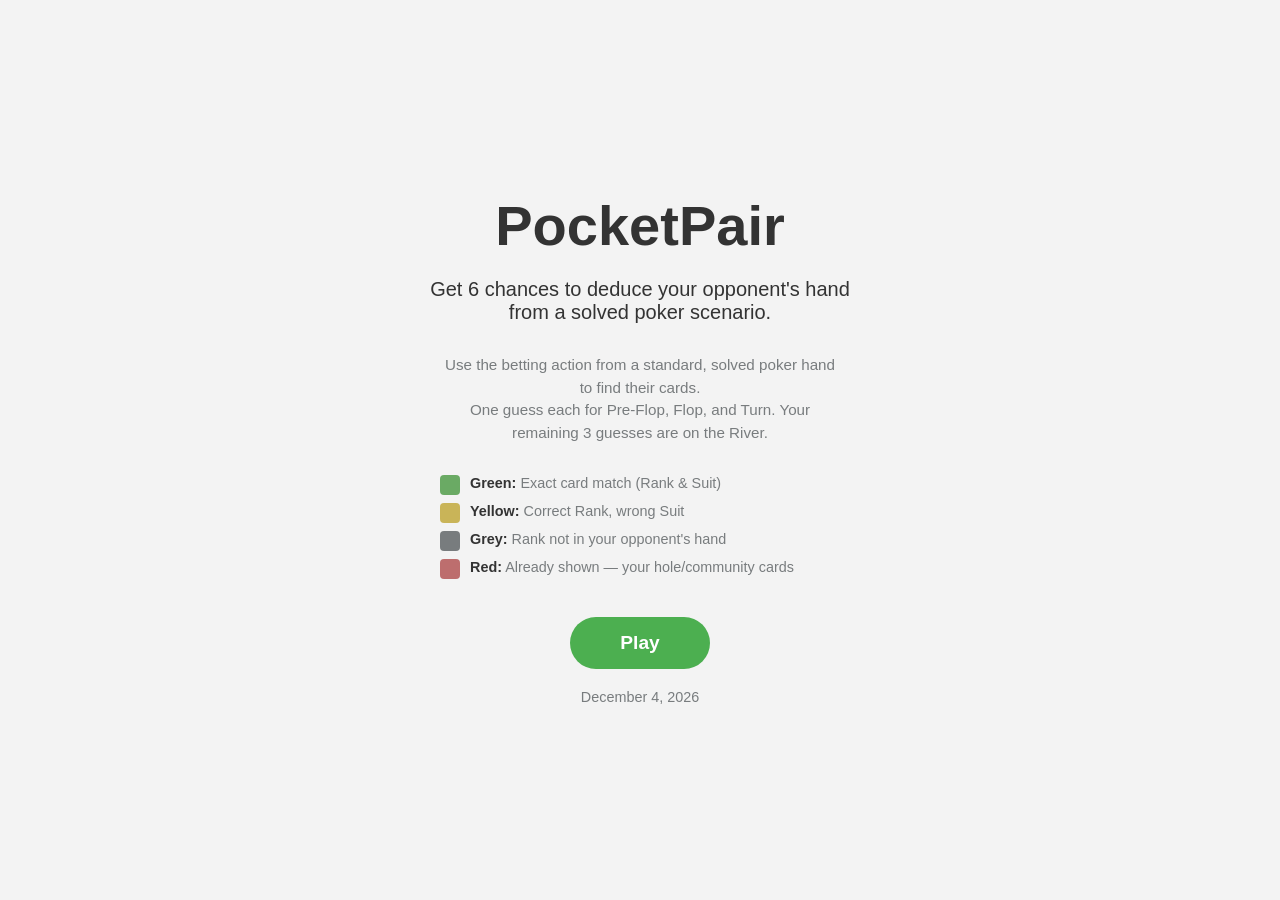
<file: index.html>
<!DOCTYPE html>
<html lang="en">

<head>
    <meta charset="UTF-8">
    <meta name="viewport" content="width=device-width, initial-scale=1.0, viewport-fit=cover">
    <title>PocketPair - Daily Poker Hand Deduction</title>
    <link rel="stylesheet" href="styles/main.css">
</head>

<body>

    <div id="intro-screen">
        <div class="intro-content">
            <h1>PocketPair</h1>
            <p class="intro-tagline">Get 6 chances to deduce your opponent's hand from a solved poker scenario.</p>

            <p class="intro-description">
                Use the betting action from a standard, solved poker hand to find their cards.<br>
                One guess each for Pre-Flop, Flop, and Turn. Your remaining 3 guesses are on the River.
            </p>

            <div class="intro-legend-preview">
                <div class="legend-item">
                    <span class="legend-color-box green"></span>
                    <p><strong>Green:</strong> Exact card match (Rank & Suit)</p>
                </div>
                <div class="legend-item">
                    <span class="legend-color-box yellow"></span>
                    <p><strong>Yellow:</strong> Correct Rank, wrong Suit</p>
                </div>
                <div class="legend-item">
                    <span class="legend-color-box grey"></span>
                    <p><strong>Grey:</strong> Rank not in your opponent's hand</p>
                </div>
                <div class="legend-item">
                    <span class="legend-color-box known"></span>
                    <p><strong>Red:</strong> Already shown — your hole/community cards</p>
                </div>
            </div>

            <button id="play-game-btn" class="btn">Play</button>
            <p id="intro-date" class="intro-date"></p>
        </div>
    </div>

    <div class="game-container">
        <header>
            <h1>PocketPair</h1>
        </header>

        <main class="game-zone">

            <section class="action-history-container">
                <div id="action-log-zone">
                </div>
            </section>

            <section id="table-felt">
                <div id="villain-area" class="player-area">
                    <span id="villain-label" class="player-label">Villain</span>
                    <div class="player-hand-area">
                        <div class="stack-info">
                            <div id="villain-stack-chips" class="stack-chips"></div>
                            <span id="villain-stack" class="stack-pill"></span>
                        </div>
                        <div id="villain-cards">
                            <span class="card"></span>
                            <span class="card"></span>
                        </div>
                        <div class="button-spacer">
                            <div id="villain-button-marker" class="dealer-button hidden">D</div>
                        </div>
                    </div>
                </div>

                <div id="villain-bet-zone" class="bet-zone"></div>

                <div id="board-area">
                    <div id="pot-area">
                        <div id="pot-chips"></div>
                        <span id="pot-size">Pot: $0.00</span>
                    </div>
                    <div id="board-cards">
                    </div>
                    <button id="replay-animation-btn" class="replay-btn" title="Replay this street's action" aria-label="Replay this street's action">
                        <span class="replay-icon" aria-hidden="true">&#x21bb;</span> <span class="replay-text">Replay</span>
                    </button>
                    <button id="next-street-btn" class="next-street-btn">Show Next Street</button>
                </div>

                <div id="hero-bet-zone" class="bet-zone"></div>

                <div id="hero-area" class="player-area">
                    <span id="hero-label" class="player-label">Hero</span>
                    <div class="player-hand-area">
                        <div class="stack-info">
                            <div id="hero-stack-chips" class="stack-chips"></div>
                            <span id="hero-stack" class="stack-pill"></span>
                        </div>
                        <div id="hero-cards">
                        </div>
                        <div class="button-spacer">
                            <div id="hero-button-marker" class="dealer-button hidden">D</div>
                        </div>
                    </div>
                </div>
            </section>

            <section class="guess-history-container" id="guess-history-zone">

                <div class="guess-history-header">
                    <h2>Previous Guesses (<span id="attempts-left">6</span> left)</h2>
                    <button id="show-legend-btn" class="btn-icon" title="Show Legend">?</button>
                </div>

                <div id="feedback-legend" class="feedback-legend">
                    <p style="margin-bottom: 10px;"><strong>Feedback Legend</strong></p>
                    <div class="legend-item">
                        <span class="legend-color-box green"></span>
                        <p><strong>Green:</strong> Exact card match (Rank & Suit)</p>
                    </div>
                    <div class="legend-item">
                        <span class="legend-color-box yellow"></span>
                        <p><strong>Yellow:</strong> Correct Rank, wrong Suit</p>
                    </div>
                    <div class="legend-item">
                        <span class="legend-color-box grey"></span>
                        <p><strong>Grey:</strong> Rank not in your opponent's hand</p>
                    </div>
                    <div class="legend-item">
                        <span class="legend-color-box known"></span>
                        <p><strong>Red:</strong> Already shown — your hole/community cards</p>
                    </div>
                </div>

                <div id="guess-history-grid">
                    <div class="guess-street-row">
                        <div class="guess-street-column" id="preflop-guesses">
                            <h4>Pre-Flop</h4>
                            <div class="guess-list"></div>
                        </div>
                        <div class="guess-street-column" id="flop-guesses">
                            <h4>Flop</h4>
                            <div class="guess-list"></div>
                        </div>
                        <div class="guess-street-column" id="turn-guesses">
                            <h4>Turn</h4>
                            <div class="guess-list"></div>
                        </div>
                    </div>
                    <div class="guess-street-row">
                        <div class="guess-street-column river-column" id="river-guesses">
                            <h4>River</h4>
                            <div class="guess-list"></div>
                        </div>
                    </div>
                </div>
            </section>

            <section class="selection-grid-container" id="selection-grid-zone">
                <div class="sheet-handle" aria-hidden="true"></div>
                <button id="sheet-close" class="sheet-close" aria-label="Close picker">&times;</button>
                <h2 id="picker-heading">Make Your Guess</h2>
                <div id="selection-controls">
                    <div id="card-slot-1" class="card-slot" data-card="">Card 1</div>
                    <div id="card-slot-2" class="card-slot" data-card="">Card 2</div>
                    <div id="selection-buttons">
                        <button id="submit-guess-btn" class="btn" disabled>Submit Guess</button>
                    </div>
                </div>
                <div id="card-grid-wrapper">
                    <div id="card-grid">
                    </div>
                </div>
                <div id="post-game-panel" class="post-game-panel">
                    <p class="post-game-eyebrow">Hand Complete</p>
                    <p id="post-game-result" class="post-game-result"></p>
                    <p id="post-game-sub" class="post-game-sub">Their hand</p>
                    <div id="post-game-cards" class="post-game-cards"></div>
                    <button id="view-results-btn" class="btn">View Results</button>
                </div>
            </section>

        </main>

        <!-- Mobile-only: dims the table while the picker sheet is open -->
        <div id="sheet-backdrop"></div>

        <!-- Mobile-only: sticky bar that opens the picker / advances the street -->
        <div id="mobile-action-bar">
            <button id="mobile-guess-trigger" class="btn btn-primary">Make Your Guess</button>
        </div>
    </div>

    <script src="js/gameLogic.js"></script>
    <script src="js/chips.js"></script>
    <script src="js/script.js"></script>

    <div id="modal-overlay" class="modal-overlay">
        <div class="modal-content">
            <button id="modal-close-btn" class="modal-close-btn"><span class="back-text">Back to puzzle</span> <span class="back-x" aria-hidden="true">&times;</span></button>
            <h2 id="modal-title"></h2>
            
            <p id="modal-solution-label">Their hand was:</p>
            <div id="modal-solution-cards" class="modal-solution-cards">
                </div>

            <p id="modal-context" class="modal-context"></p>

            <div id="modal-stats" class="modal-stats">
                <p class="stats-heading">Statistics</p>
                <div class="stats-summary">
                    <div class="stat"><span class="stat-num" id="stat-played">0</span><span class="stat-label">Played</span></div>
                    <div class="stat"><span class="stat-num" id="stat-winpct">0</span><span class="stat-label">Win %</span></div>
                    <div class="stat"><span class="stat-num" id="stat-streak">0</span><span class="stat-label">Current Streak</span></div>
                    <div class="stat"><span class="stat-num" id="stat-maxstreak">0</span><span class="stat-label">Max Streak</span></div>
                </div>
                <p class="stats-dist-title">Solved on</p>
                <div id="stats-distribution" class="stats-distribution"></div>
            </div>

            <div class="modal-buttons">
                <a id="modal-youtube-btn" href="#" target="_blank" class="btn btn-youtube">Watch Hand</a>
                <button id="modal-share-btn" class="btn btn-share">Share</button>
            </div>
        </div>
    </div>

</body>

</html>
</file>
<file: styles/main.css>
:root {
    /* --- Wordle Colors --- */
    --color-green-wordle: #6aaa64;
    --color-yellow-wordle: #c9b458;
    --color-grey-wordle: #787c7e;
    /* "Known" cards (your hand / the board) — muted red, distinct from the
       grey "rank not in their hand" result. */
    --color-known: #bd6e6e;
    
    /* --- Light Theme (New Default) --- */
    --color-background: #f3f3f3;
    --color-container-bg: #ffffff;
    --color-container-bg-inner: #f9f9f9; 
    --color-text-primary: #333;
    --color-text-secondary: #787c7e;
    --color-border: #d3d6da;
    --color-header-green: #4CAF50;

    /* --- Dark Theme (Old) --- */
    --color-primary-bg: #1f1f1f;
    --color-secondary-bg: #2d2d2d;
    --color-text-light: #f0f0f0;

    /* --- Shared Colors --- */
    --color-table-felt: #2d6b5e;
    --color-table-felt-dark: #1a4a3e;
    --color-table-outline: #5c3a21;
    --color-card-bg: #f8f8f8;
    --color-card-border: #999;
    --color-card-red: #D90000;
    --color-card-black: #222;
    --color-button-submit: #4CAF50;
    --color-button-submit-hover: #45a049;
    --color-button-next: #555;
    --color-button-next-hover: #666;
    --color-disabled-btn: #a7a7a7;
    --color-error: #dc3545;
}

body {
    font-family: -apple-system, BlinkMacSystemFont, "Segoe UI", Roboto, "Helvetica Neue", Arial, sans-serif;
    background-color: var(--color-background);
    color: var(--color-text-primary);
    display: flex;
    justify-content: center;
    align-items: center;
    min-height: 100vh;
    margin: 0;
    padding: 20px;
    box-sizing: border-box;
}

body.game-active {
    display: block;
    justify-content: unset;
    align-items: unset;
}

.game-container {
    width: 100%;
    max-width: 900px;
    margin: 0 auto;
    display: none;
    flex-direction: column;
    gap: 20px;
}

header {
    text-align: center;
}

header h1 {
    font-size: 2.5em;
    color: var(--color-header-green);
    margin: 0;
    font-weight: 600;
}

.game-zone {
    display: grid;
    grid-template-columns: 1fr;
    grid-template-rows: auto auto auto;
    gap: 20px;
}

.action-history-container,
.guess-history-container,
.selection-grid-container {
    background-color: var(--color-container-bg);
    border-radius: 12px;
    padding: 20px;
    box-shadow: 0 4px 12px rgba(0, 0, 0, 0.08);
    position: relative;
    border: 1px solid var(--color-border);
}

/* --- Replay control (just right of the board; only shown once action settles) --- */
.replay-btn {
    display: inline-flex;
    align-items: center;
    gap: 6px;
    font-size: 0.78em;
    font-weight: 600;
    color: rgba(255, 255, 255, 0.92);
    background-color: rgba(0, 0, 0, 0.28);
    border: 1px solid rgba(255, 255, 255, 0.18);
    border-radius: 18px;
    padding: 6px 14px;
    cursor: pointer;
    white-space: nowrap;
    /* Hidden until an animation finishes (toggled via .replay-ready) */
    opacity: 0;
    pointer-events: none;
    transition: opacity 0.25s ease, background-color 0.15s ease, transform 0.15s ease;
}
.replay-btn.replay-ready {
    opacity: 1;
    pointer-events: auto;
}
.replay-btn:hover {
    background-color: rgba(0, 0, 0, 0.42);
}
.replay-btn:active .replay-icon {
    transform: rotate(-180deg);
}
.replay-icon {
    display: inline-block;
    font-size: 1.15em;
    line-height: 1;
    transition: transform 0.3s ease;
}

/* --- Hand timeline (horizontal play log) --- */
#action-log-zone {
    display: flex;
    flex-direction: row;
    gap: 8px;
    background-color: var(--color-container-bg-inner);
    padding: 10px;
    border-radius: 8px;
    border: 1px solid var(--color-border);
}

.timeline-street {
    flex: 1 1 0;
    min-width: 0;
    display: flex;
    flex-direction: column;
    gap: 5px;
    padding: 8px 10px;
    background-color: var(--color-container-bg);
    border: 1px solid var(--color-border);
    border-radius: 8px;
    transition: opacity 0.2s ease, box-shadow 0.2s ease, border-color 0.2s ease;
}

/* Streets not yet revealed are dimmed */
.timeline-street.future {
    opacity: 0.4;
    background-color: var(--color-container-bg-inner);
}

/* The street currently in play is highlighted */
.timeline-street.current {
    border-color: var(--color-header-green);
    box-shadow: 0 0 0 2px rgba(76, 175, 80, 0.25);
}

.timeline-street-header {
    font-size: 0.8em;
    font-weight: 700;
    text-transform: uppercase;
    letter-spacing: 0.03em;
    color: var(--color-header-green);
}

.timeline-street.future .timeline-street-header {
    color: var(--color-text-secondary);
}

.timeline-actions {
    display: flex;
    flex-direction: column;
    gap: 2px;
}

.action-line {
    font-size: 0.82em;
    color: var(--color-text-secondary);
    margin: 0;
    line-height: 1.35;
}

.action-line.muted {
    opacity: 0.5;
}

/* --- Minimalist Oval Table --- */

#table-felt {
    position: relative;
    width: 100%;
    background: radial-gradient(ellipse at 50% 42%, #35806f 0%, #2d6b5e 55%, #234f44 100%);
    border-radius: 130px;
    padding: 18px 14px;
    box-sizing: border-box;
    border: none;
    box-shadow:
        inset 0 0 0 2px rgba(255, 255, 255, 0.05),
        inset 0 2px 22px rgba(0, 0, 0, 0.28),
        0 12px 30px rgba(0, 0, 0, 0.16);

    display: grid;
    grid-template-columns: 1fr;
    grid-template-rows: auto auto auto auto auto;
    gap: 8px;
    justify-items: center;
}

.player-area {
    display: flex;
    flex-direction: column;
    align-items: center;
    gap: 3px;
}

.player-hand-area {
    display: flex;
    flex-direction: row;
    align-items: center;
    justify-content: center;
    gap: 8px;
    width: 100%;
}


/* --- Dealer Button Styles --- */
.dealer-button {
    width: 30px;
    height: 30px;
    background-color: #f0f0f0;
    border: 2px solid #333;
    border-radius: 50%;
    color: #333;
    font-weight: bold;
    font-size: 1.1em;
    display: flex;
    justify-content: center;
    align-items: center;
    flex-shrink: 0; 
}

.button-spacer {
    width: 80px;  /* This now matches the .stack-size width */
    display: flex;
    justify-content: flex-start; /* This aligns the button to the left */
    align-items: center;
    flex-shrink: 0;
}

.hidden {
    visibility: hidden;
}
/* --- End Button Styles --- */

#board-area {
    position: relative;
    display: grid;
    grid-template-columns: 1fr auto 1fr;
    align-items: center;
    gap: 44px;
    width: 100%;
}

/* "Show Next Street" sits just under the board; only shown once the street's
   animation has settled (toggled via .next-ready, like the replay button). */
.next-street-btn {
    position: absolute;
    top: 100%;
    left: 50%;
    transform: translateX(-50%);
    margin-top: 10px;
    z-index: 6;
    white-space: nowrap;
    padding: 9px 22px;
    border: none;
    border-radius: 22px;
    background-color: #ffffff;
    color: #1f6b3b;
    font-size: 0.9em;
    font-weight: 700;
    cursor: pointer;
    box-shadow: 0 3px 12px rgba(0, 0, 0, 0.28);
    opacity: 0;
    pointer-events: none;
    transition: opacity 0.25s ease, background-color 0.15s ease;
}
.next-street-btn.next-ready {
    opacity: 1;
    pointer-events: auto;
}
.next-street-btn:hover { background-color: #eef3ef; }

/* Pot hugs the board from the left; replay sits just right of the cards. */
#board-area #pot-area      { justify-self: end; }
#board-area .replay-btn    { justify-self: start; }

#villain-cards,
#hero-cards,
#board-cards {
    display: flex;
    gap: 8px;
    justify-content: center;
    flex-wrap: wrap;
}

#pot-area {
    display: flex;
    flex-direction: column;
    align-items: center;
    gap: 4px;
}

/* Reserve fixed space for chip piles so the table never reflows */
#pot-chips {
    height: 64px;
    display: flex;
    align-items: flex-end;
    justify-content: center;
}

#villain-stack-chips,
#hero-stack-chips {
    height: 56px;
    display: flex;
    align-items: flex-end;
    justify-content: center;
}

#pot-size {
    font-size: 0.82em;
    font-weight: 700;
    letter-spacing: 0.04em;
    text-transform: uppercase;
    color: rgba(255, 255, 255, 0.92);
    background-color: rgba(0, 0, 0, 0.22);
    padding: 4px 14px;
    border-radius: 20px;
}

/* --- Finished-hand panel (replaces the picker once the game is over) --- */
.post-game-panel {
    display: none;
    flex-direction: column;
    align-items: center;
    justify-content: center;
    gap: 10px;
    padding: 28px 16px;
    min-height: 240px;
    text-align: center;
}
.post-game-panel.show { display: flex; }

.post-game-eyebrow {
    margin: 0;
    font-size: 0.72em;
    font-weight: 700;
    letter-spacing: 0.14em;
    text-transform: uppercase;
    color: var(--color-text-secondary);
}
.post-game-result {
    margin: 0;
    font-size: 1.7em;
    font-weight: 800;
    letter-spacing: 0.01em;
}
.post-game-result.win  { color: #2e7d32; }
.post-game-result.loss { color: var(--color-text-primary); }
.post-game-sub {
    margin: 6px 0 0;
    font-size: 0.72em;
    font-weight: 600;
    letter-spacing: 0.08em;
    text-transform: uppercase;
    color: var(--color-text-secondary);
}
.post-game-cards {
    display: flex;
    gap: 12px;
    justify-content: center;
}
.post-game-cards .card {
    width: 58px;
    height: 82px;
}
#view-results-btn {
    margin-top: 12px;
    min-width: 170px;
}

/* --- Chip visuals --- */

/* Bet zones sit between player and board; hold an action badge + chips */
.bet-zone {
    display: flex;
    flex-direction: row;
    justify-content: center;
    align-items: center;
    gap: 12px;
    height: 64px;         /* fixed so chips appearing/leaving never resize the table */
    width: 100%;
    overflow: visible;
}

/* Action badge — describes the play (check / bet / call / raise / all-in / fold) */
.action-badge {
    font-size: 0.7em;
    font-weight: 700;
    letter-spacing: 0.04em;
    text-transform: uppercase;
    color: #fff;
    padding: 3px 10px;
    border-radius: 12px;
    white-space: nowrap;
    display: inline-flex;
    align-items: center;
    gap: 5px;
    box-shadow: 0 1px 3px rgba(0,0,0,0.35);
}

.action-check { background: #607d8b; }
.action-call  { background: #1e88e5; }
.action-bet,
.action-raise { background: #43a047; }
.action-fold  { background: #9e9e9e; }
.action-allin { background: #e53935; }
.action-blind { background: #6d4c41; }

/* Money committed, shown next to the chips in a bet zone */
.bet-amount {
    font-size: 0.78em;
    font-weight: 700;
    color: #fff;
    background-color: rgba(0, 0, 0, 0.32);
    padding: 3px 9px;
    border-radius: 11px;
    white-space: nowrap;
}

/* Red triangle marker for all-in */
.allin-tri {
    width: 0;
    height: 0;
    border-left: 5px solid transparent;
    border-right: 5px solid transparent;
    border-bottom: 9px solid #fff;
    display: inline-block;
}

/* A chip pile = several single-denomination stacks side by side */
.chip-wrap {
    display: flex;
    flex-direction: column;
    align-items: center;
    gap: 6px;
}

.chip-pile {
    display: flex;
    flex-direction: row;
    align-items: flex-end;
    gap: 4px;
}

.chip-stack {
    position: relative;
    flex-shrink: 0;
}

/* Each chip is a disc; stacks overlap vertically via inline `bottom` offsets */
.chip-disc {
    position: absolute;
    left: 0;
    border-radius: 50%;
    border: 2px solid;
    box-sizing: border-box;
    box-shadow: 0 1px 2px rgba(0,0,0,0.45), inset 0 1px 1px rgba(255,255,255,0.28);
}

/* Rim dashes (the classic chip edge spots) */
.chip-disc::after {
    content: '';
    position: absolute;
    inset: 2px;
    border-radius: 50%;
    border: 2px dashed rgba(255,255,255,0.55);
}

/* Center hub */
.chip-disc::before {
    content: '';
    position: absolute;
    inset: 32%;
    border-radius: 50%;
    background: rgba(255,255,255,0.22);
    box-shadow: inset 0 0 0 1px rgba(255,255,255,0.18);
}

.chip-lg { width: 30px; height: 30px; }
.chip-sm { width: 22px; height: 22px; }

.chip-label {
    font-size: 0.75em;
    font-weight: 700;
    color: #fff;
    text-shadow: 0 1px 4px rgba(0,0,0,0.7);
    white-space: nowrap;
    letter-spacing: 0.03em;
}

/* --- Chip animation keyframes --- */

/* Bet zone chips slide in from the player's direction */
@keyframes chipSlideDown {
    from { opacity: 0; transform: translateY(-22px) scale(0.7); }
    to   { opacity: 1; transform: translateY(0)      scale(1);   }
}

@keyframes chipSlideUp {
    from { opacity: 0; transform: translateY(22px) scale(0.7); }
    to   { opacity: 1; transform: translateY(0)     scale(1);   }
}

/* Pot grows */
@keyframes chipPop {
    0%   { transform: scale(0.6); opacity: 0.4; }
    60%  { transform: scale(1.15); opacity: 1; }
    100% { transform: scale(1);    opacity: 1; }
}

/* Stack text pulse when chips leave */
@keyframes stackPulse {
    0%   { opacity: 1;   }
    35%  { opacity: 0.4; }
    100% { opacity: 1;   }
}

/* Applied by JS */
.chip-slide-down  { animation: chipSlideDown  0.55s cubic-bezier(0.22,1,0.36,1) forwards; }
.chip-slide-up    { animation: chipSlideUp    0.55s cubic-bezier(0.22,1,0.36,1) forwards; }
.chip-pop         { animation: chipPop        0.6s cubic-bezier(0.34,1.56,0.64,1); }
.stack-pulse      { animation: stackPulse     0.6s ease; }

.player-label {
    font-size: 0.95em;
    font-weight: 600;
    letter-spacing: 0.02em;
    color: var(--color-text-light);
    opacity: 0.95;
}

.stack-info {
    width: 80px;
    flex-shrink: 0;
    display: flex;
    flex-direction: column;
    align-items: center;
    gap: 6px;
}

.stack-chips {
    display: flex;
    align-items: flex-end;
    justify-content: center;
}

/* Elegant amount bubble sitting under the player's chip pile */
.stack-pill {
    font-size: 0.74em;
    font-weight: 700;
    color: #fff;
    background-color: rgba(0, 0, 0, 0.3);
    padding: 2px 10px;
    border-radius: 12px;
    white-space: nowrap;
    line-height: 1.35;
}

#villain-cards .card,
#hero-cards .card,
#board-cards .card,
.card-placeholder {
    width: 50px;
    height: 70px;
}

.card {
    background-color: var(--color-card-bg);
    border: 2px solid var(--color-card-border);
    border-radius: 6px;
    color: var(--color-text-dark);
    font-weight: bold;
    font-size: 1.2em;
    display: flex;
    flex-direction: column;
    justify-content: center;
    align-items: center;
    user-select: none;
    box-shadow: 0 2px 4px rgba(0, 0, 0, 0.2);
    position: relative;
    box-sizing: border-box;
}

.card-placeholder {
    background-color: rgba(255, 255, 255, 0.4); 
    border: 2px dashed var(--color-text-secondary);
    opacity: 0.6;
    border-radius: 6px;
}

#villain-cards .card {
    background-color: #B22222;
    border-color: #8B0000;
}

/* --- Final Card Reveal Styles --- */

#villain-cards .card.final-green {
    background-color: var(--color-green-wordle);
    border-color: var(--color-green-wordle);
    color: var(--color-text-light);
}

#villain-cards .card.final-red {
    background-color: #f8d7da; 
    border-color: #f5c6cb;
    color: #721c24; 
}

/* Normal Card Styles */

.card-rank-display {
    font-size: 1.3em;
    line-height: 1;
}

/* "10" is two characters — same size as other ranks, just tighter tracking.
   The trailing letter-spacing + the "1"'s wide left bearing make the ink lean
   right, so nudge it left to optically center under the suit. */
.card-rank-display.is-ten {
    letter-spacing: -0.08em;
    text-indent: -0.08em;
}

.card-symbol-display {
    font-size: 1.1em;
    line-height: 1;
}

.card-suit-red {
    color: var(--color-card-red);
}

.card-suit-black {
    color: var(--color-card-black);
}

#guess-history-zone h2,
#selection-grid-zone h2 {
    margin-top: 0;
    margin-bottom: 15px;
    color: var(--color-text-primary);
    font-weight: 500;
}

.legend-item {
    display: flex;
    align-items: flex-start;
    text-align: left;
}

.legend-color-box {
    width: 20px;
    height: 20px;
    border-radius: 4px;
    margin-right: 10px;
    border: 1px solid var(--color-text-secondary);
    flex-shrink: 0;
}

.legend-color-box.green {
    background-color: var(--color-green-wordle);
}

.legend-color-box.yellow {
    background-color: var(--color-yellow-wordle);
}

.legend-color-box.grey {
    background-color: var(--color-grey-wordle);
}

.legend-color-box.known {
    background-color: var(--color-known);
}

#guess-history-grid {
    display: flex;
    flex-direction: column;
    gap: 15px;
}

.guess-street-row {
    display: flex;
    flex-direction: row;
    justify-content: space-between;
    gap: 15px;
}

.guess-street-column {
    flex-basis: 32%;
    background-color: var(--color-container-bg-inner);
    border: 1px solid var(--color-border);
    border-radius: 8px;
    padding: 10px;
    min-height: 80px;
}

.guess-street-column h4 {
    margin: 0 0 10px 0;
    text-align: center;
    color: var(--color-text-secondary);
    font-weight: 600;
}

.guess-street-column.river-column {
    flex-basis: 100%;
    max-width: 100%;
}

.guess-list {
    display: flex;
    flex-direction: row;
    flex-wrap: wrap;
    gap: 10px;
    justify-content: center;
}

.guess-street-column.river-column .guess-list {
    display: grid;
    grid-template-columns: repeat(3, 1fr);
    gap: 10px;
    justify-items: center;
}


.guess-row {
    display: flex;
    align-items: center;
    gap: 15px;
    animation: slideInUp 0.25s ease both;
}

.guess-cards {
    display: flex;
    gap: 8px;
}

.guess-cards .card {
    width: 45px;
    height: 65px;
    font-size: 1.1em;
}

.guess-row .card.green {
    background-color: var(--color-green-wordle);
    border-color: var(--color-green-wordle);
    color: var(--color-text-light);
}

.guess-row .card.yellow {
    background-color: var(--color-yellow-wordle);
    border-color: var(--color-yellow-wordle);
    color: var(--color-text-light);
}

.guess-row .card.grey {
    background-color: var(--color-grey-wordle);
    border-color: var(--color-grey-wordle);
    color: var(--color-text-light);
    opacity: 0.8;
}

#selection-controls {
    display: flex;
    gap: 10px;
    margin-bottom: 20px;
    align-items: stretch;
}

.card-slot {
    flex-grow: 1;
    height: 65px;
    background-color: var(--color-container-bg-inner);
    border: 2px dashed var(--color-border);
    border-radius: 6px;
    display: flex;
    justify-content: center;
    align-items: center;
    color: var(--color-text-secondary);
    font-weight: 500;
    font-size: 0.9em;
}

.card-slot .card {
    width: 45px;
    height: 65px;
    font-size: 1.1em;
    margin: -2px;
}

#selection-buttons {
    display: flex;
    flex-direction: column;
    gap: 8px;
}

.btn {
    padding: 10px 15px;
    font-size: 1em;
    font-weight: 600;
    border: none;
    border-radius: 6px;
    cursor: pointer;
    transition: background-color 0.2s ease;
    height: 100%;
    min-height: 40px;
}

.btn.btn-primary {
    background-color: var(--color-button-submit);
    color: white;
}

.btn.btn-primary:hover:not(:disabled) {
    background-color: var(--color-button-submit-hover);
}

.btn:disabled {
    background-color: var(--color-disabled-btn);
    color: #f9f9f9;
    cursor: not-allowed;
}

#card-grid {
    display: grid;
    grid-template-columns: repeat(13, 1fr);
    gap: 5px;
}

.card-wrapper {
    cursor: pointer;
    border-radius: 6px;
    transition: transform 0.1s ease, box-shadow 0.2s ease;
}

.card-wrapper .card {
    width: 100%;
    height: 65px;
    font-size: 1.1em;
    padding-top: 5px;
    transition: all 0.2s ease;
}

.card-wrapper:hover {
    transform: translateY(-2px);
    box-shadow: 0 4px 8px rgba(76, 175, 80, 0.3);
}

.card-wrapper.selected .card {
    border-color: var(--color-button-submit);
    animation: selectionPulse 0.4s ease forwards;
}

.card-wrapper.known-card .card {
    background-color: var(--color-known);
    border-color: var(--color-known);
    color: var(--color-text-light);
    opacity: 0.55;
    cursor: not-allowed;
    pointer-events: none;
}

.card-wrapper.rank-miss .card {
    background-color: var(--color-grey-wordle);
    border-color: var(--color-grey-wordle);
    color: var(--color-text-light);
    opacity: 0.6;
    cursor: not-allowed;
    pointer-events: none;
}

.card-wrapper.rank-match .card {
    background-color: var(--color-yellow-wordle);
    border-color: var(--color-yellow-wordle);
    color: var(--color-text-light);
    box-shadow: none;
}

.card-wrapper.rank-match:hover .card {
    border-color: var(--color-yellow-wordle);
}

.card-wrapper.exact-match .card {
    background-color: var(--color-green-wordle);
    border-color: var(--color-green-wordle);
    color: var(--color-text-light);
    opacity: 1;
    cursor: not-allowed;
    pointer-events: none;
}

.card-wrapper.known-card:hover,
.card-wrapper.rank-miss:hover,
.card-wrapper.exact-match:hover {
    transform: none;
    box-shadow: none;
}

/* --- Animations --- */

@keyframes slideInUp {
    from { opacity: 0; transform: translateY(12px); }
    to   { opacity: 1; transform: translateY(0); }
}

@keyframes flipIn {
    from { opacity: 0; transform: rotateY(90deg) scale(0.8); }
    to   { opacity: 1; transform: rotateY(0deg) scale(1); }
}

@keyframes selectionPulse {
    0%   { box-shadow: 0 0 0 0 rgba(76, 175, 80, 0.6); }
    60%  { box-shadow: 0 0 0 8px rgba(76, 175, 80, 0); }
    100% { box-shadow: 0 0 10px var(--color-button-submit); }
}


/* Board cards flip in when revealed */
.board-card-reveal {
    animation: flipIn 0.35s ease both;
}

/* Suppress animations during localStorage restore */
body.restoring .guess-row {
    animation: none;
}

.error-message {
    color: var(--color-error);
    font-weight: 500;
    text-align: center;
}

/* --- Responsive Layout for Wide, Landscape Screens --- */

@media (min-width: 1100px) and (orientation: landscape) {
    .game-container {
        max-width: 1600px;
    }

    .game-zone {
        grid-template-columns: 55fr 45fr;
        grid-template-areas:
            "gameplay-top      history"
            "gameplay-main     history"
            "gameplay-main     tools";

        align-items: start;
        gap: 30px;
    }

    .action-history-container {
        grid-area: gameplay-top;
    }

    #table-felt {
        grid-area: gameplay-main;
        padding: 20px;
    }

    .selection-grid-container {
        grid-area: tools;
    }

    .guess-history-container {
        grid-area: history;
    }

    .guess-street-column.river-column .guess-list {
        grid-template-columns: repeat(auto-fit, minmax(150px, 1fr));
    }
}


/* --- Intro Screen Styles --- */

#intro-screen {
    display: flex;
    flex-direction: column;
    align-items: center;
    justify-content: center;
    min-height: 90vh;
    text-align: center;
    padding: 20px;
}

.intro-content {
    max-width: 450px;
    width: 100%;
}

#intro-screen h1 {
    font-size: 3.5em;
    color: var(--color-text-primary);
    margin: 0 0 10px 0;
    font-weight: 600;
}

.intro-tagline {
    font-size: 1.25em;
    color: var(--color-text-primary);
    margin-bottom: 30px;
}

.intro-description {
    font-size: 0.95em;
    color: var(--color-text-secondary);
    line-height: 1.5;
    max-width: 400px;
    margin: 15px auto 30px auto;
    text-align: center;
}

.intro-legend-preview {
    display: flex;
    flex-direction: column;
    align-items: flex-start;
    max-width: 400px;
    margin: 0 auto 30px auto;
}

.intro-legend-preview .legend-item {
    color: var(--color-text-secondary);
    font-size: 0.9em;
    margin-bottom: 8px;
}

.intro-legend-preview .legend-item p {
    margin: 0;
    text-align: left;
}

.intro-legend-preview .legend-item strong {
    color: var(--color-text-primary);
}

.intro-legend-preview .legend-color-box {
    border: none;
}

#play-game-btn {
    border-radius: 30px;
    padding: 15px 50px;
    font-size: 1.2em;
    font-weight: 600;
    background-color: var(--color-button-submit);
    color: white;
    border: none;
    transition: background-color 0.2s ease;
    height: auto;
}

#play-game-btn:hover {
    background-color: var(--color-button-submit-hover);
}

.intro-date {
    margin-top: 20px;
    color: var(--color-text-secondary);
    font-size: 0.9em;
}

/* --- Legend Popup Styles --- */

.guess-history-header {
    display: flex;
    justify-content: space-between;
    align-items: center;
    margin-bottom: 15px;
}

#guess-history-zone h2 {
    margin: 0;
}

.btn-icon {
    background-color: var(--color-container-bg);
    color: var(--color-text-secondary);
    border: 2px solid var(--color-border);
    border-radius: 50%;
    width: 30px;
    height: 30px;
    font-size: 1.1em;
    font-weight: bold;
    cursor: pointer;
    display: flex;
    align-items: center;
    justify-content: center;
    padding: 0;
    transition: all 0.2s ease;
}

.btn-icon:hover {
    background-color: var(--color-container-bg-inner);
    color: var(--color-text-primary);
    border-color: var(--color-text-secondary);
}

#feedback-legend {
    display: none;
    position: absolute;
    top: 60px;
    right: 20px;
    z-index: 10;

    background-color: rgba(255, 255, 255, 0.85);
    border: 1px solid var(--color-border);
    backdrop-filter: blur(4px);
    border-radius: 8px;
    padding: 15px;
    margin-bottom: 0;
    width: 350px;
    box-shadow: 0 4px 12px rgba(0, 0, 0, 0.1);
}

#feedback-legend.show {
    display: block;
}

#feedback-legend p {
    color: var(--color-text-secondary);
    margin: 0;
}

#feedback-legend strong {
    color: var(--color-text-primary);
}

#feedback-legend .legend-item {
    color: var(--color-text-secondary);
    margin-bottom: 4px;
}

#feedback-legend .legend-item:last-child {
    margin-bottom: 0;
}

#feedback-legend .legend-color-box {
    border-color: var(--color-border);
}


/* --- End Game Modal Styles --- */

.modal-overlay {
    position: fixed;
    top: 0;
    left: 0;
    width: 100%;
    height: 100%;
    background-color: rgba(0, 0, 0, 0.6);
    display: none; /* Hidden by default */
    justify-content: center;
    align-items: center;
    z-index: 1000;
    padding: 20px;
    backdrop-filter: blur(4px);
}

/* This class will be added by JS to show the modal */
.modal-overlay.show {
    display: flex;
}

.modal-content {
    background-color: var(--color-container-bg);
    color: var(--color-text-primary);
    border-radius: 12px;
    padding: 48px 40px 30px;
    box-shadow: 0 5px 20px rgba(0, 0, 0, 0.2);
    width: 100%;
    max-width: 550px;
    position: relative;
    text-align: center;
}

.modal-close-btn {
    position: absolute;
    top: 14px;
    right: 18px;
    display: inline-flex;
    align-items: center;
    gap: 8px;
    background: none;
    border: none;
    padding: 4px;
    font-size: 0.95em;
    font-weight: 700;
    color: var(--color-text-secondary);
    cursor: pointer;
    line-height: 1;
}
.modal-close-btn .back-x {
    font-size: 1.7em;
    font-weight: 300;
}
.modal-close-btn:hover {
    color: var(--color-text-primary);
}

.modal-content h2 {
    margin-top: 0;
    margin-bottom: 20px;
    font-weight: 600;
}

.modal-content h2.win {
    color: var(--color-green-wordle);
}

.modal-content h2.loss {
    color: var(--color-error);
}

.modal-content p {
    color: var(--color-text-secondary);
    font-size: 1.1em;
    margin-bottom: 10px;
}

.modal-solution-cards {
    display: flex;
    justify-content: center;
    gap: 15px;
    margin-bottom: 25px;
}

/* Override for bigger cards in the modal */
.modal-solution-cards .card {
    width: 90px;
    height: 130px;
    font-size: 2.2em; /* Bigger rank */
    box-shadow: 0 4px 8px rgba(0, 0, 0, 0.2);
}

.modal-solution-cards .card-symbol-display {
    font-size: 1.8em; /* Bigger suit */
}

.modal-context {
    font-size: 0.95em !important;
    font-style: italic;
    line-height: 1.55;
    color: var(--color-text-secondary);
    padding: 4px 8px;
    margin: 4px 0 4px;
}

/* --- Progressive stats in the results modal --- */
.modal-stats {
    border-top: 1px solid var(--color-border);
    padding-top: 22px;
    margin-bottom: 24px;
    text-align: center;
}
.stats-heading {
    margin: 0 0 16px;
    font-size: 0.78em;
    font-weight: 700;
    text-transform: uppercase;
    letter-spacing: 0.1em;
    color: var(--color-text-primary);
}
.stats-summary {
    display: flex;
    justify-content: center;
    gap: 8px;
    margin-bottom: 26px;
}
.stat {
    flex: 1 1 0;
    display: flex;
    flex-direction: column;
    align-items: center;
    gap: 5px;
}
.stat-num {
    font-size: 2.2em;
    font-weight: 400;
    line-height: 1;
    color: var(--color-text-primary);
}
.stat-label {
    font-size: 0.72em;
    font-weight: 500;
    line-height: 1.2;
    color: var(--color-text-primary);
}
.stats-dist-title {
    margin: 0 0 10px;
    font-size: 0.78em;
    font-weight: 700;
    text-transform: uppercase;
    letter-spacing: 0.1em;
    color: var(--color-text-primary);
    text-align: center;
}
.stats-distribution {
    display: flex;
    flex-direction: column;
    gap: 5px;
}
.dist-row {
    display: flex;
    align-items: center;
    gap: 10px;
}
.dist-label {
    flex: 0 0 56px;
    text-align: right;
    font-size: 0.82em;
    font-weight: 500;
    color: var(--color-text-primary);
}
.dist-track {
    flex: 1;
    min-width: 0;
    display: flex;
    height: 24px;
    background-color: #edeff1;   /* full-width track gives each row structure */
    border-radius: 5px;
    overflow: hidden;
}
.dist-bar {
    display: flex;
    align-items: center;
    justify-content: flex-end;
    min-width: 30px;
    height: 100%;
    padding: 0 9px;
    border-radius: 5px;
    background-color: #a6abae;
    transition: width 0.5s ease;
}
.dist-bar.current { background-color: #6aaa64; }
.dist-count {
    font-size: 0.82em;
    font-weight: 700;
    color: #fff;
}

.modal-buttons {
    display: flex;
    gap: 15px;
}

.modal-buttons .btn {
    flex-grow: 1;
    font-size: 1.1em;
    padding: 12px;
    text-decoration: none;
    height: auto;
}

.btn-youtube {
    background-color: transparent;
    color: var(--color-text-primary);
    border: 1.5px solid var(--color-border);
}
.btn-youtube:hover {
    background-color: var(--color-container-bg-inner);
}

.btn-share {
    background-color: #2e9e5b;
    color: white;
}
.btn-share:hover {
    background-color: #278a4f;
}

/* ============================================================
   iOS / Touch — remove tap highlight, handle safe area insets
   ============================================================ */
.card-wrapper {
    -webkit-tap-highlight-color: transparent;
}

@supports (padding: env(safe-area-inset-bottom)) {
    body {
        padding-left: max(8px, env(safe-area-inset-left));
        padding-right: max(8px, env(safe-area-inset-right));
        padding-bottom: max(8px, env(safe-area-inset-bottom));
    }
}

/* ============================================================
   Phone Portrait  ≤ 480px  (all iPhone models portrait)
   ============================================================ */
@media (max-width: 480px) {

    body {
        padding: 8px;
    }

    /* Header */
    header h1 {
        font-size: 1.8em;
        margin: 6px 0;
    }

    .game-container {
        gap: 10px;
    }

    /* Containers */
    .action-history-container,
    .guess-history-container,
    .selection-grid-container {
        padding: 12px;
        border-radius: 10px;
    }

    /* Hand timeline — horizontal scroll so streets don't cram */
    #action-log-zone {
        flex-wrap: nowrap;
        overflow-x: auto;
        -webkit-overflow-scrolling: touch;
        justify-content: flex-start;
        gap: 8px;
        padding: 10px 8px;
    }

    .timeline-street {
        flex: 0 0 auto;
        min-width: 150px;
    }

    .action-line {
        font-size: 0.78em;
    }

    /* Table felt */
    #table-felt {
        border-radius: 70px;
        padding: 14px 10px;
        gap: 10px;
    }

    /* Table cards */
    #villain-cards .card,
    #hero-cards .card,
    #board-cards .card,
    .card-placeholder {
        width: 36px;
        height: 52px;
    }

    .card-rank-display { font-size: 1.05em; }
    .card-symbol-display { font-size: 0.85em; }

    .player-label  { font-size: 0.88em; }
    .stack-info    { width: 58px; }
    .stack-pill    { font-size: 0.7em; padding: 2px 7px; }
    .stack-chips   { transform: scale(0.78); transform-origin: bottom center; }
    .button-spacer { width: 38px; }
    #pot-size      { font-size: 0.95em; }

    /* Phones: shrink the center row and make replay an icon-only button so
       pot | board | replay still fits beside the cards. */
    #board-area    { gap: 12px; }
    .replay-text   { display: none; }
    .replay-btn    { padding: 7px 9px; border-radius: 50%; }
    .replay-icon   { font-size: 1.25em; }

    /* Guess history columns — reduce padding */
    #guess-history-zone h2,
    #selection-grid-zone h2 {
        font-size: 0.95em;
        margin-bottom: 8px;
    }

    .guess-street-column {
        padding: 7px 5px;
    }

    .guess-street-column h4 {
        font-size: 0.78em;
        margin-bottom: 5px;
    }

    .guess-cards .card {
        width: 32px;
        height: 46px;
        font-size: 0.8em;
    }

    /* Card grid — wrapper scrolls, slots/buttons stay fixed */
    #card-grid-wrapper {
        overflow-x: auto;
        -webkit-overflow-scrolling: touch;
        margin: 0 -12px;   /* bleed to container edges */
        padding: 0 12px 6px;
    }

    #card-grid {
        min-width: 572px; /* 13 × 40px cards + 12 × 4px gaps */
        gap: 4px;
    }

    .card-wrapper .card {
        height: 52px;
        font-size: 0.88em;
        padding-top: 3px;
    }

    /* Selection controls — slots side by side, buttons full-width row below */
    #selection-controls {
        flex-wrap: wrap;
        gap: 8px;
        margin-bottom: 12px;
    }

    .card-slot {
        flex-grow: 1;
        flex-basis: calc(50% - 44px);
        height: 56px;
    }

    .card-slot .card {
        width: 38px;
        height: 54px;
    }

    #selection-buttons {
        flex-direction: row;
        width: 100%;
        gap: 8px;
    }

    #selection-buttons .btn {
        flex: 1;
        font-size: 0.85em;
        padding: 10px 6px;
        min-height: 44px;
        height: auto;
    }

    /* Legend popup narrower on mobile */
    #feedback-legend {
        width: 270px;
        right: 8px;
        top: 52px;
        font-size: 0.9em;
    }

    /* Intro screen */
    #intro-screen h1 {
        font-size: 2.6em;
    }

    .intro-tagline {
        font-size: 1.05em;
        margin-bottom: 20px;
    }

    .intro-description {
        font-size: 0.88em;
    }

    #play-game-btn {
        padding: 13px 40px;
        font-size: 1.1em;
    }

    /* Modal */
    .modal-content {
        padding: 20px 14px;
        border-radius: 10px;
    }

    .modal-solution-cards .card {
        width: 62px;
        height: 88px;
        font-size: 1.5em;
    }

    .modal-solution-cards .card-symbol-display {
        font-size: 1.2em;
    }

    .modal-context {
        font-size: 0.92em !important;
        padding: 12px;
    }

    .modal-buttons {
        flex-direction: column;
        gap: 10px;
    }

    .modal-buttons .btn {
        padding: 12px;
        font-size: 1em;
        height: auto;
    }
}

/* ============================================================
   Phone Landscape + Small Tablet  481px – 900px
   ============================================================ */
@media (min-width: 481px) and (max-width: 900px) {

    body {
        padding: 12px;
    }

    header h1 {
        font-size: 2em;
    }

    .game-container {
        gap: 14px;
    }

    /* Table */
    #table-felt {
        border-radius: 110px;
    }

    /* Hand timeline — horizontal scroll to prevent cramping */
    #action-log-zone {
        flex-wrap: nowrap;
        overflow-x: auto;
        -webkit-overflow-scrolling: touch;
        justify-content: flex-start;
    }

    .timeline-street {
        flex: 0 0 auto;
        min-width: 150px;
    }

    /* Card grid — ensure cards stay tappable */
    #card-grid-wrapper {
        overflow-x: auto;
        -webkit-overflow-scrolling: touch;
    }

    #card-grid {
        min-width: 572px;
        gap: 4px;
    }

    .card-wrapper .card {
        height: 58px;
        font-size: 0.95em;
    }

    /* Selection buttons touch-friendly */
    #selection-buttons .btn {
        min-height: 44px;
        height: auto;
    }

    /* Intro */
    #intro-screen h1 {
        font-size: 3em;
    }
}

/* ============================================================
   Mobile bottom-sheet guess picker
   Desktop (> 900px) keeps the picker inline; these elements stay hidden.
   ============================================================ */
#mobile-action-bar,
#sheet-backdrop,
.sheet-handle,
.sheet-close {
    display: none;
}

.bar-hidden {
    display: none !important;
}

@media (max-width: 900px) {

    /* Keep the desktop pot | board | replay row on mobile (it still fits);
       just tighten the gaps. The replay stays in-flow to the right of the
       board rather than floating onto the felt's rounded corner. */
    #board-area { gap: 30px; }

    /* Mobile advances the street via the bottom action bar, so the on-felt
       "Show Next Street" button is redundant here. */
    .next-street-btn { display: none; }

    /* Picker becomes a bottom sheet, lifting it out of the page flow so the
       table is no longer pushed off-screen by the 13×4 card grid. */
    #selection-grid-zone {
        position: fixed;
        left: 0;
        right: 0;
        bottom: 0;
        z-index: 1100;
        height: 74vh;
        max-height: 74vh;
        margin: 0;
        padding-top: 26px;
        border-radius: 18px 18px 0 0;
        box-shadow: 0 -8px 30px rgba(0, 0, 0, 0.25);
        overflow-y: auto;
        -webkit-overflow-scrolling: touch;
        transform: translateY(100%);
        transition: transform 0.32s cubic-bezier(0.22, 1, 0.36, 1);
    }

    #selection-grid-zone.open {
        transform: translateY(0);
    }

    /* Grab handle + close affordances */
    .sheet-handle {
        display: block;
        position: absolute;
        top: 8px;
        left: 50%;
        transform: translateX(-50%);
        width: 40px;
        height: 4px;
        border-radius: 2px;
        background: var(--color-border);
    }

    .sheet-close {
        display: flex;
        align-items: center;
        justify-content: center;
        position: absolute;
        top: 6px;
        right: 12px;
        width: 32px;
        height: 32px;
        padding: 0;
        border: none;
        background: none;
        font-size: 1.9em;
        line-height: 1;
        color: var(--color-text-secondary);
        cursor: pointer;
    }

    /* Backdrop dims the table while the sheet is open */
    #sheet-backdrop {
        display: block;
        position: fixed;
        inset: 0;
        z-index: 1050;
        background: rgba(0, 0, 0, 0.45);
        backdrop-filter: blur(2px);
        opacity: 0;
        pointer-events: none;
        transition: opacity 0.3s ease;
    }

    #sheet-backdrop.open {
        opacity: 1;
        pointer-events: auto;
    }

    body.sheet-open {
        overflow: hidden;
    }

    /* Sticky bottom trigger bar */
    #mobile-action-bar {
        display: flex;
        position: fixed;
        left: 0;
        right: 0;
        bottom: 0;
        z-index: 1000;
        padding: 10px 14px max(10px, env(safe-area-inset-bottom));
        background: var(--color-container-bg);
        border-top: 1px solid var(--color-border);
        box-shadow: 0 -2px 12px rgba(0, 0, 0, 0.08);
    }

    #mobile-guess-trigger {
        flex: 1;
        min-height: 50px;
        height: auto;
        font-size: 1.05em;
        border-radius: 10px;
    }

    /* Reserve room so the fixed bar never covers page content */
    .game-container {
        padding-bottom: 78px;
    }

    /* The bar advances the street on mobile, so hide the inline button */
    #next-street-btn {
        display: none;
    }
}

/* Scale down chip piles a touch on the smallest screens so wide
   multi-denomination pots/bets don't overflow the felt. */
@media (max-width: 480px) {
    #pot-chips .chip-pile,
    .bet-zone .chip-pile {
        transform: scale(0.85);
    }
}
</file>
